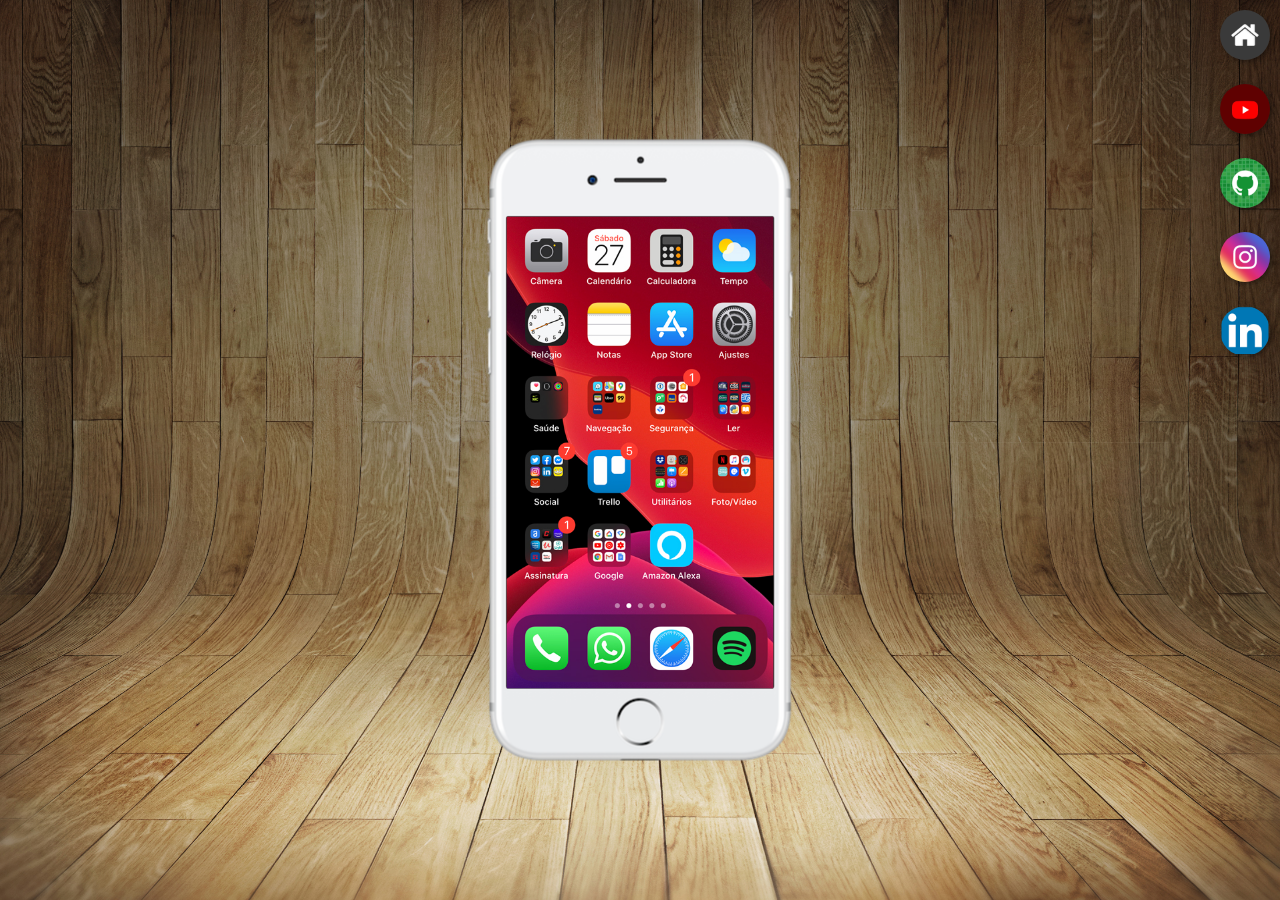
<file: index.html>
<!DOCTYPE html>
<html lang="pt-br">
<head>
    <meta charset="UTF-8">
    <meta name="viewport" content="width=device-width, initial-scale=1.0">
    <link rel="shortcut icon" href="favicon.ico" type="image/x-icon">
    <link rel="stylesheet" href="estilos/style.css">
    <title>Projeto Redes Sociais</title>
    
    
</head>
<body>
    <main>
        <section id="telefone">
            <iframe src="home.html" name="tela" id="tela" frameborder="0"></iframe>
        </section>
        <section id="redes-sociais">
            <a href="home.html" target="tela"><img src="imagens/logo-home.jpg" alt="home"></a> <br>
            <a href="youtube.html" target="tela"><img src="imagens/logo-youtube.jpg" alt="youtube"></a> <br>
            <a href="github.html" target="tela"><img src="imagens/logo-github.jpg" alt="github"></a> <br>
            <a href="instagram.html" target="tela"><img src="imagens/logo-instagram.jpg" alt="instagram"></a> <br>
            <a href="linkedin.html" target="tela"><img src="imagens/linkedin.jpg" alt="linkedin"></a>
        </section>
    </main>
</body>
</html>
</file>
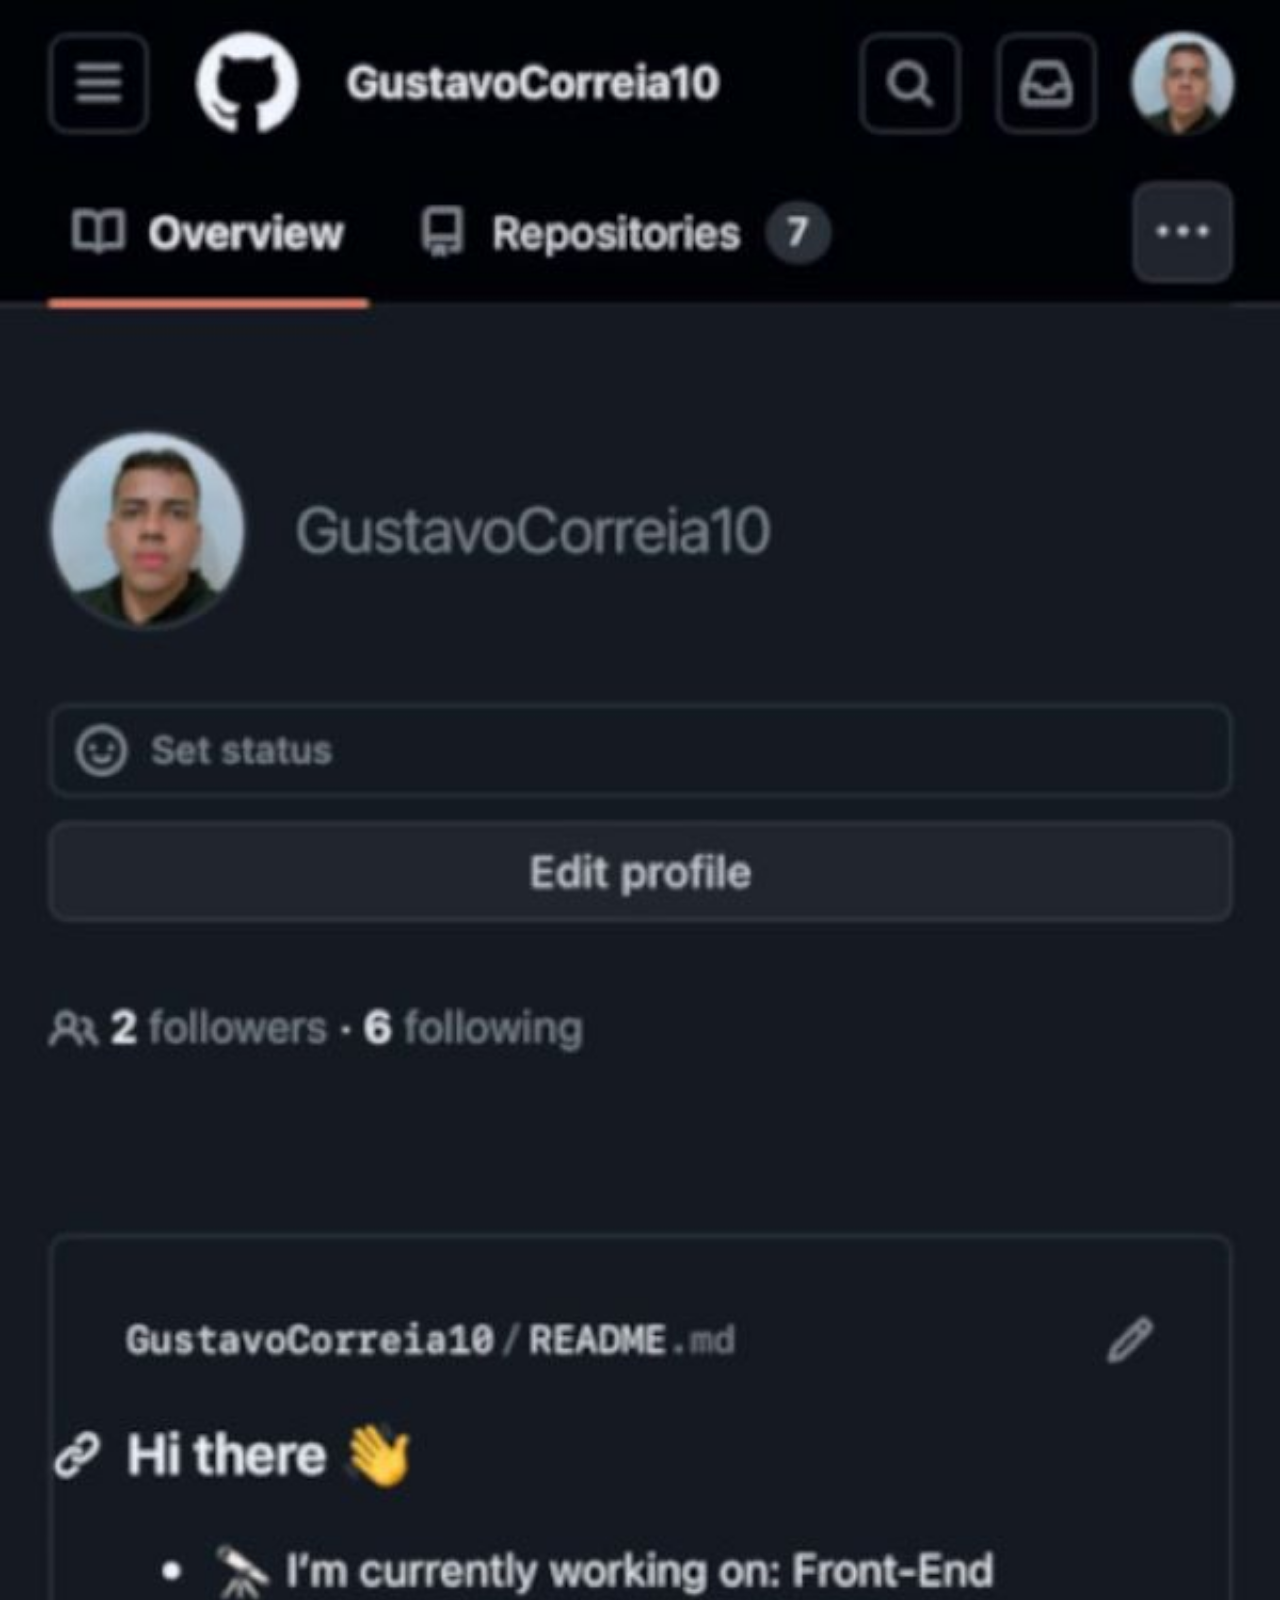
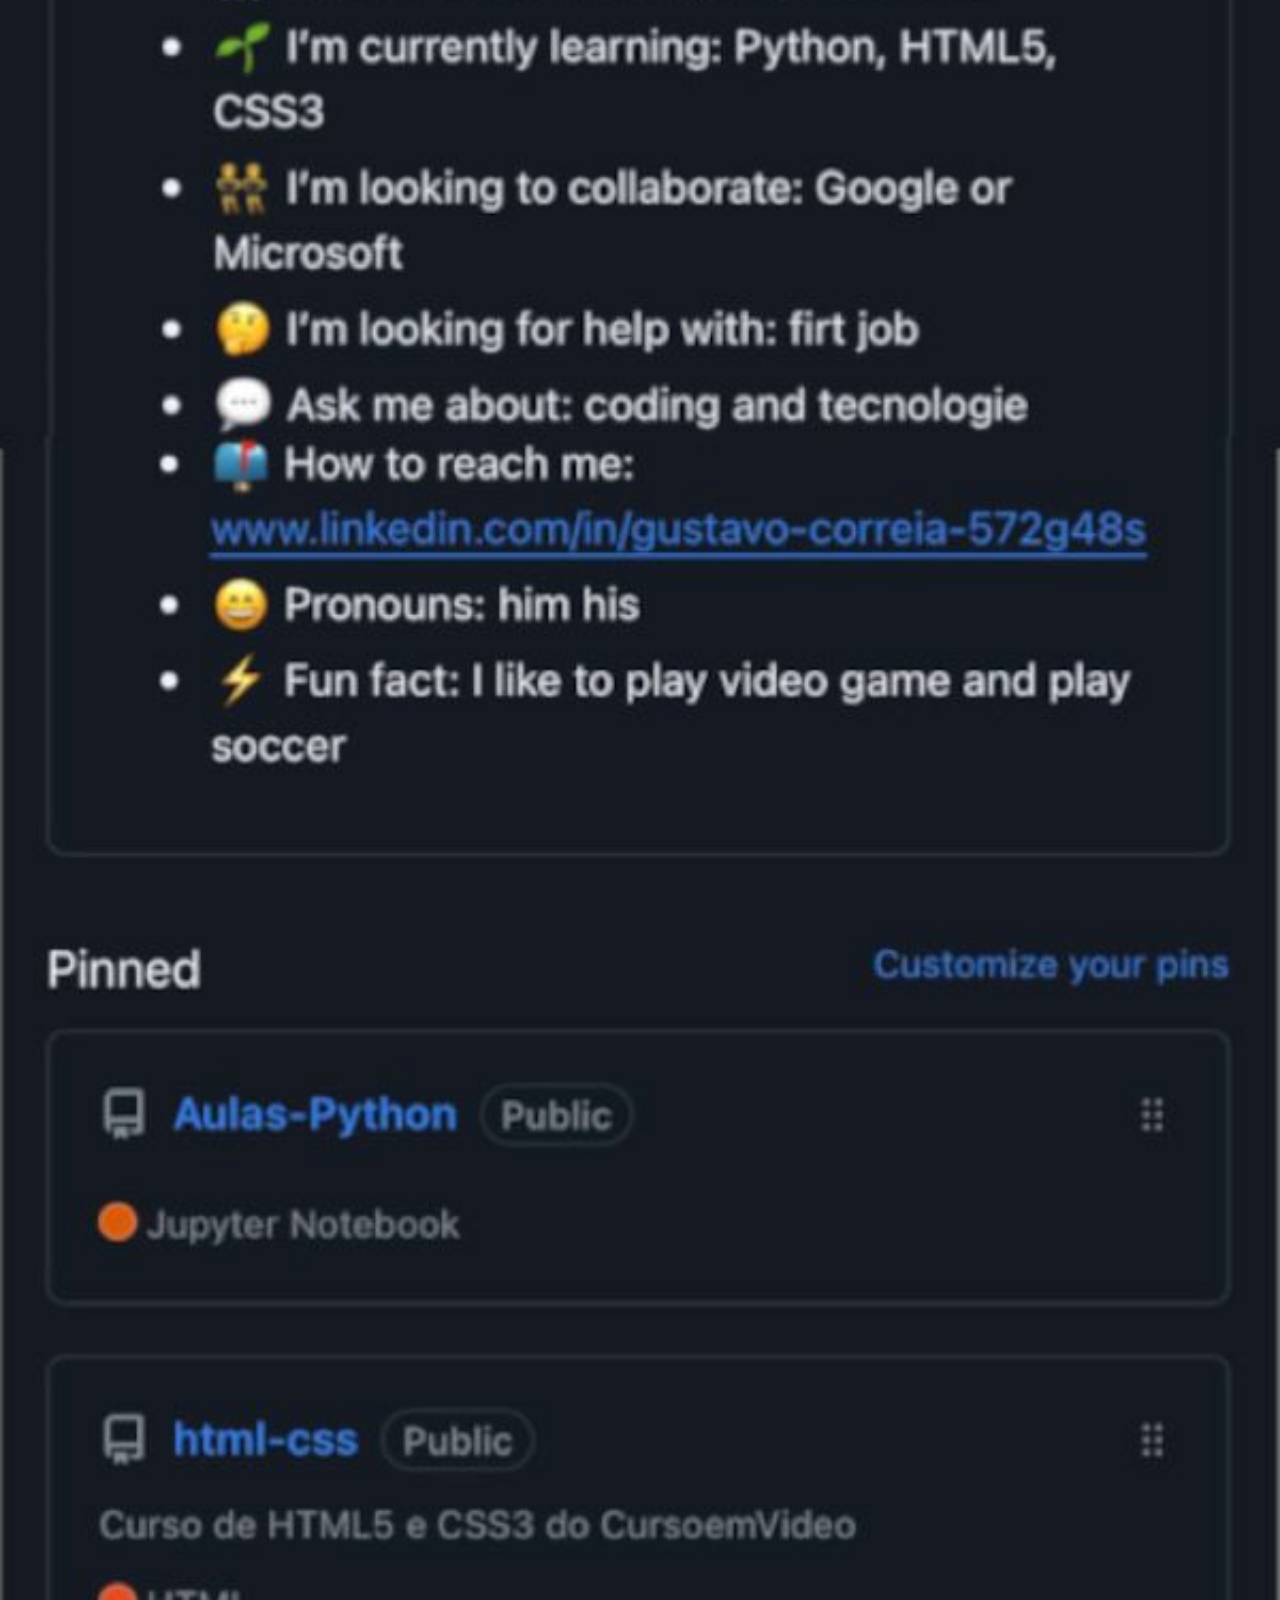
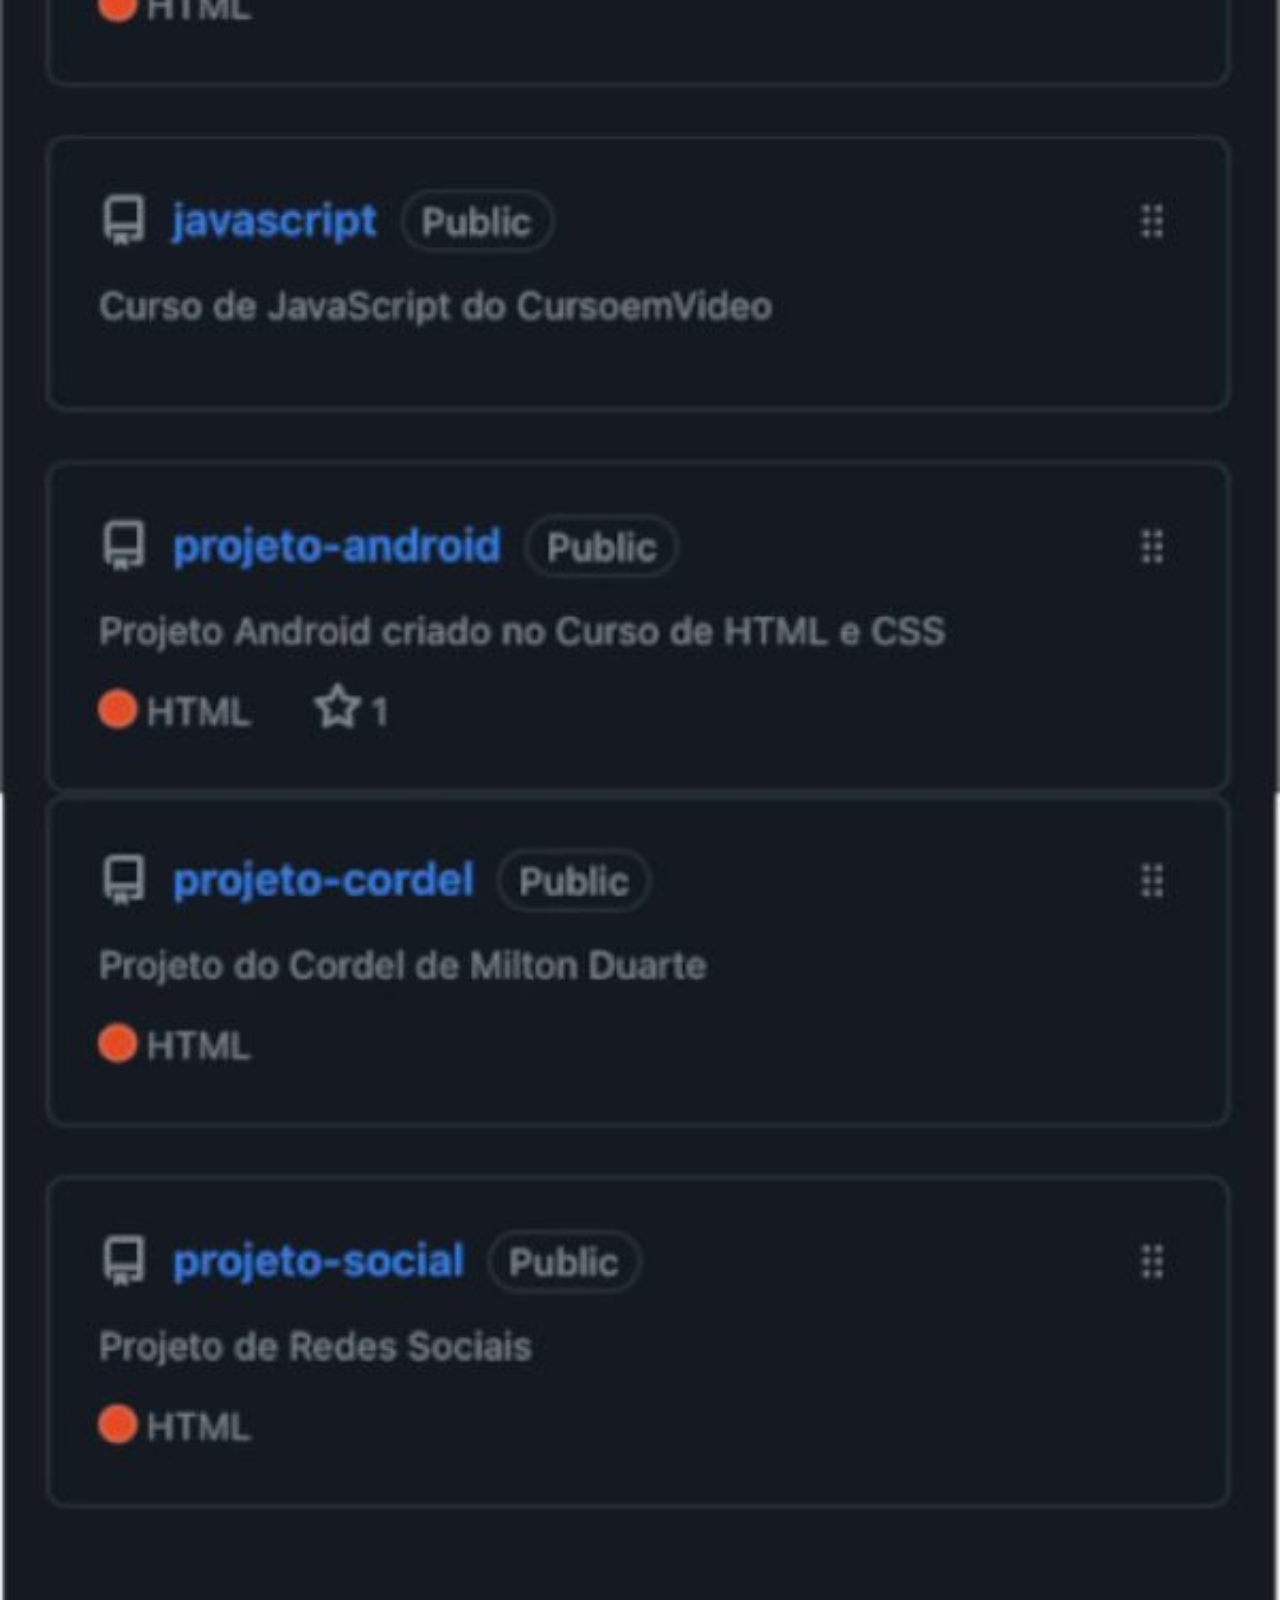
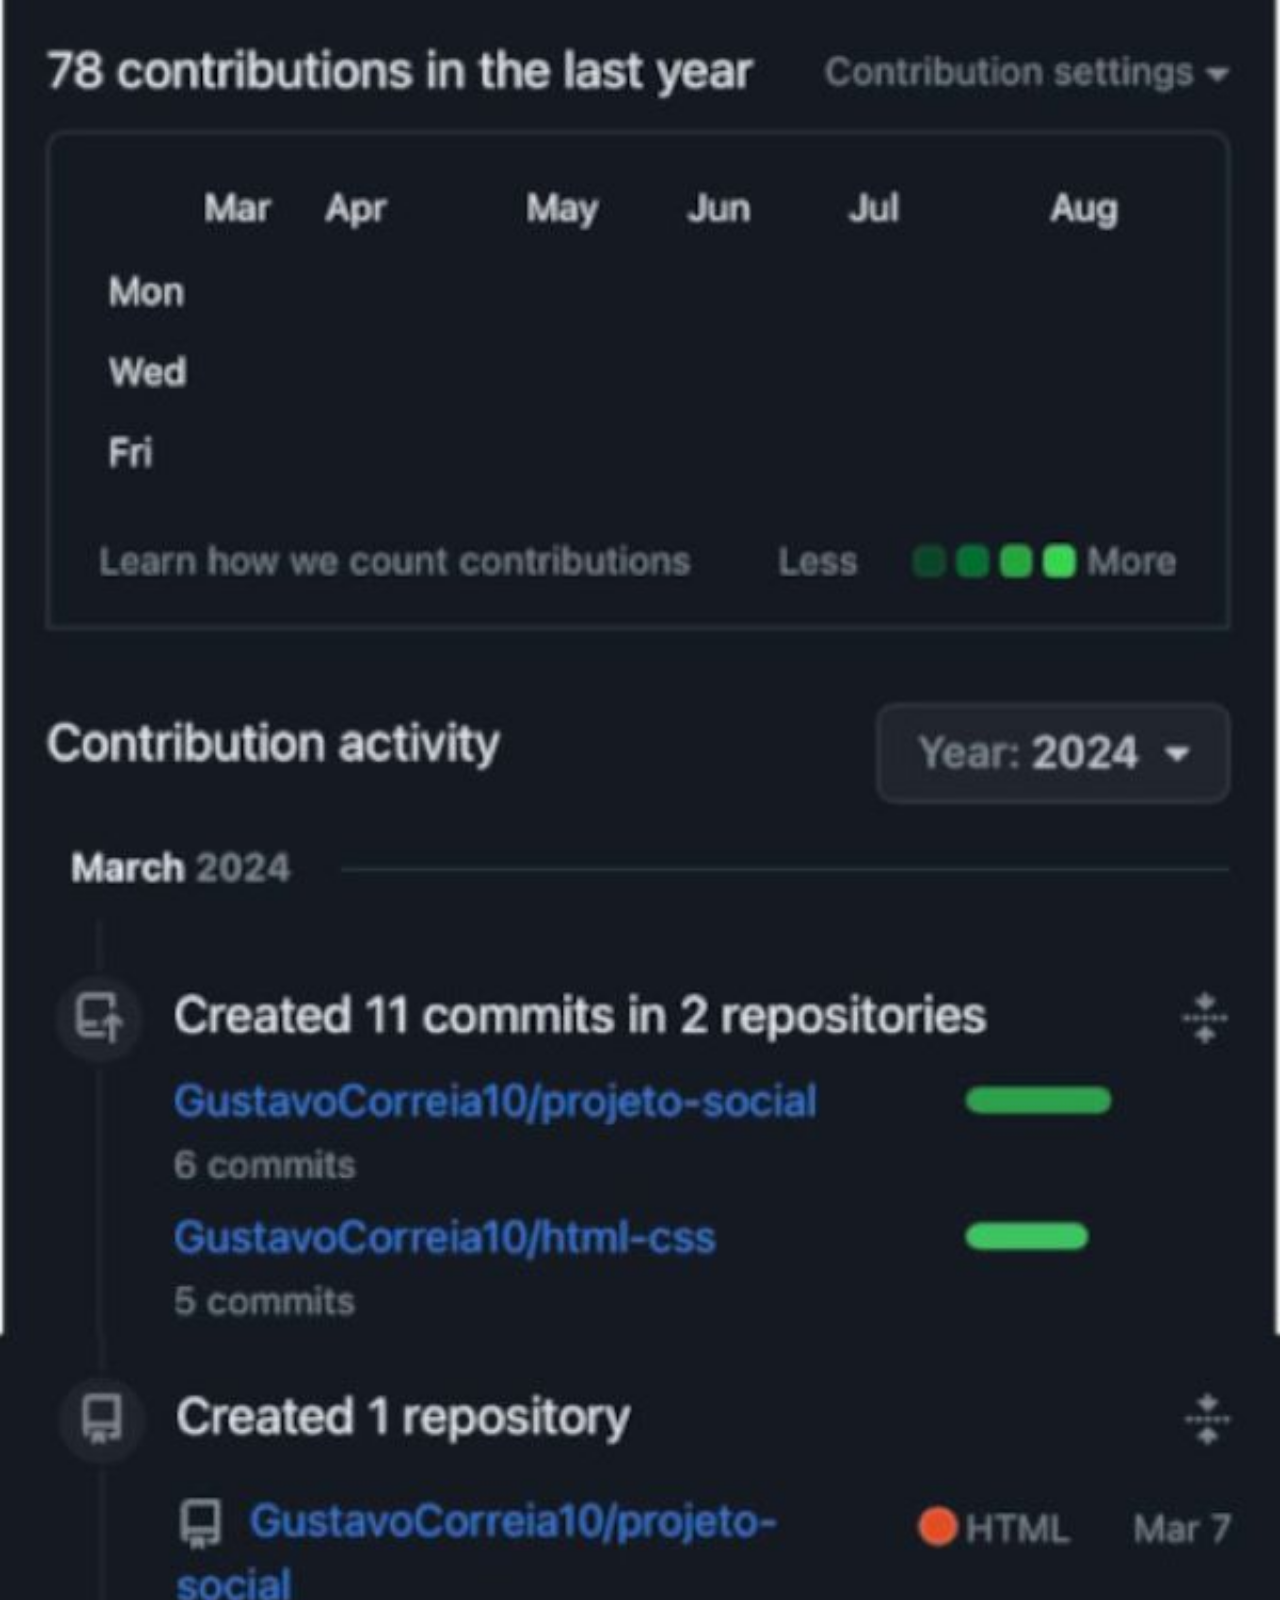
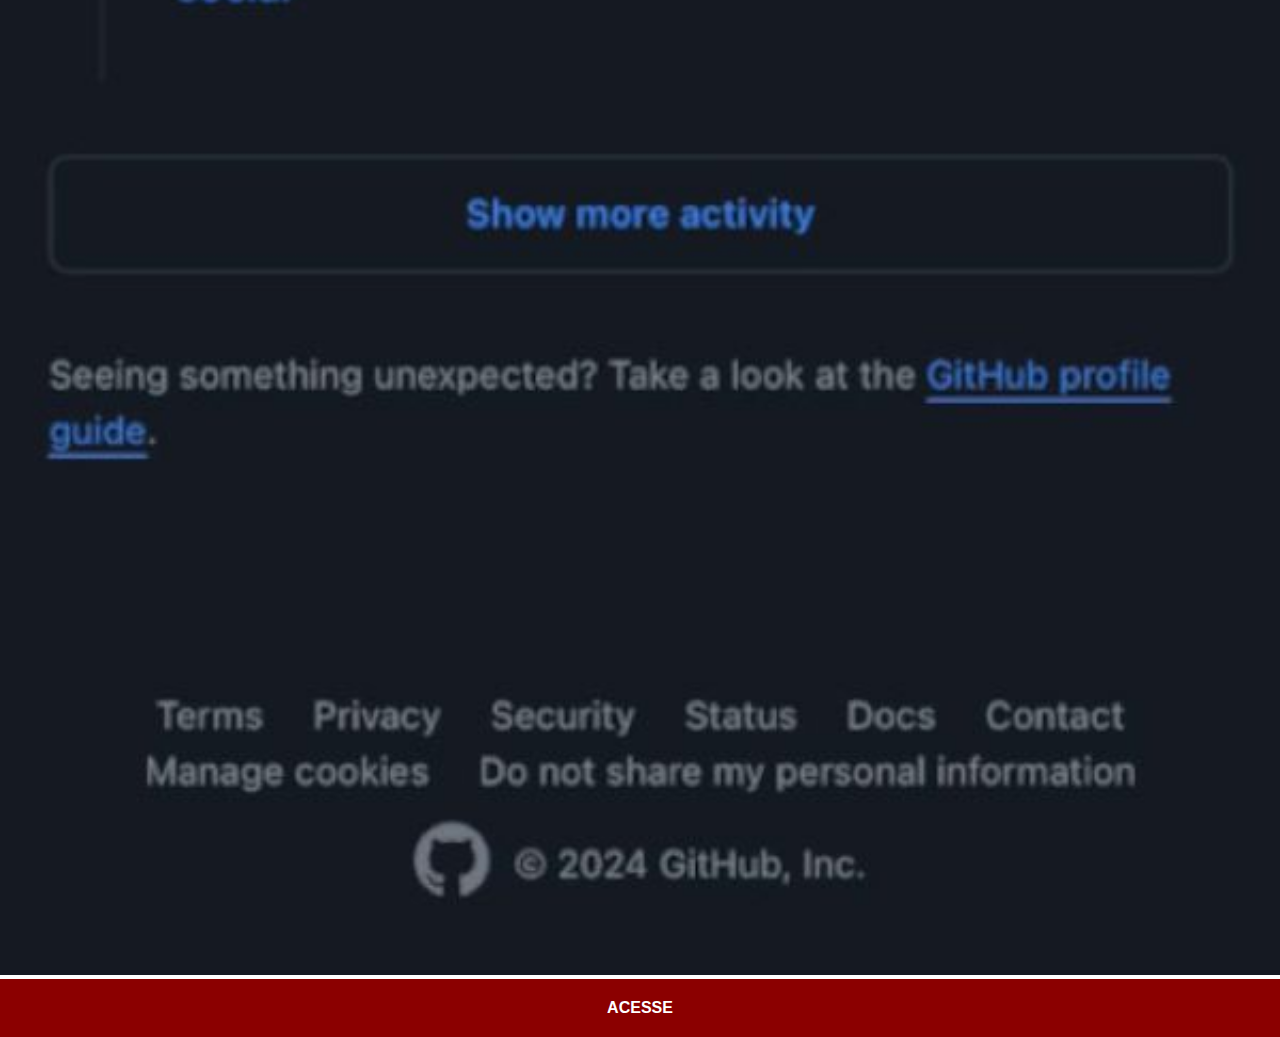
<file: github.html>
<!DOCTYPE html>
<html lang="pt-br">
<head>
    <meta charset="UTF-8">
    <meta name="viewport" content="width=device-width, initial-scale=1.0">
    <title>github</title>
    <link rel="stylesheet" href="estilos/social.css">
</head>
<body>
    <img src="imagens/githubimg.jpg" alt="github">
    <a href="https://github.com/GustavoCorreia10" target="_blank">ACESSE</a>
</body>
</html>
</file>
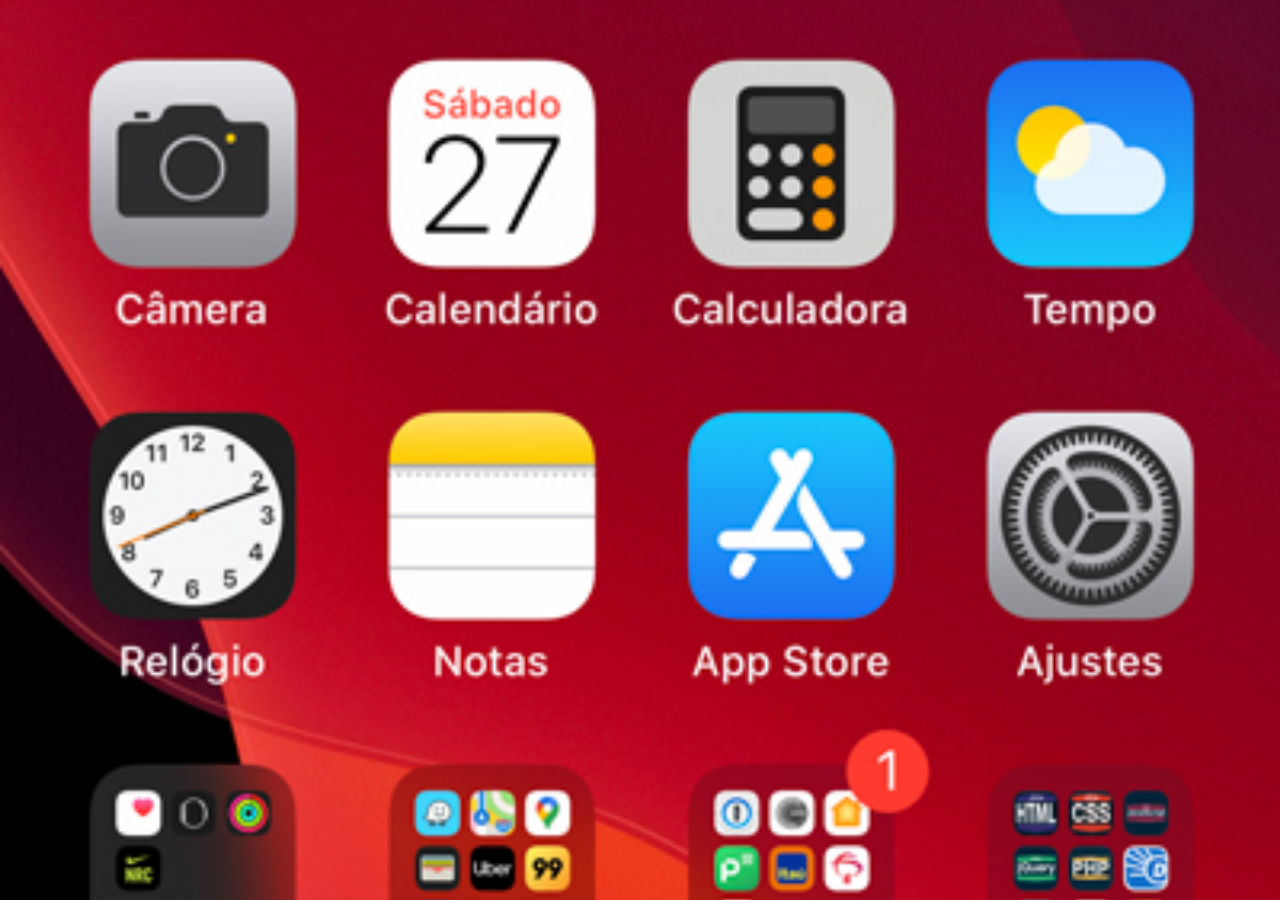
<file: home.html>
<!DOCTYPE html>
<html lang="pt-br">
<head>
    <meta charset="UTF-8">
    <meta name="viewport" content="width=device-width, initial-scale=1.0">
    <title>Home</title>
</head>
<style>

    * {
        margin: 0px;
        padding: 0px;
    }
    
    body {
        width: 100vw;
        height: 100vh;
        background: black url('imagens/tela-home.jpg') no-repeat top center;
        background-size: cover;
    }

</style>
<body>
    
</body>
</html>
</file>
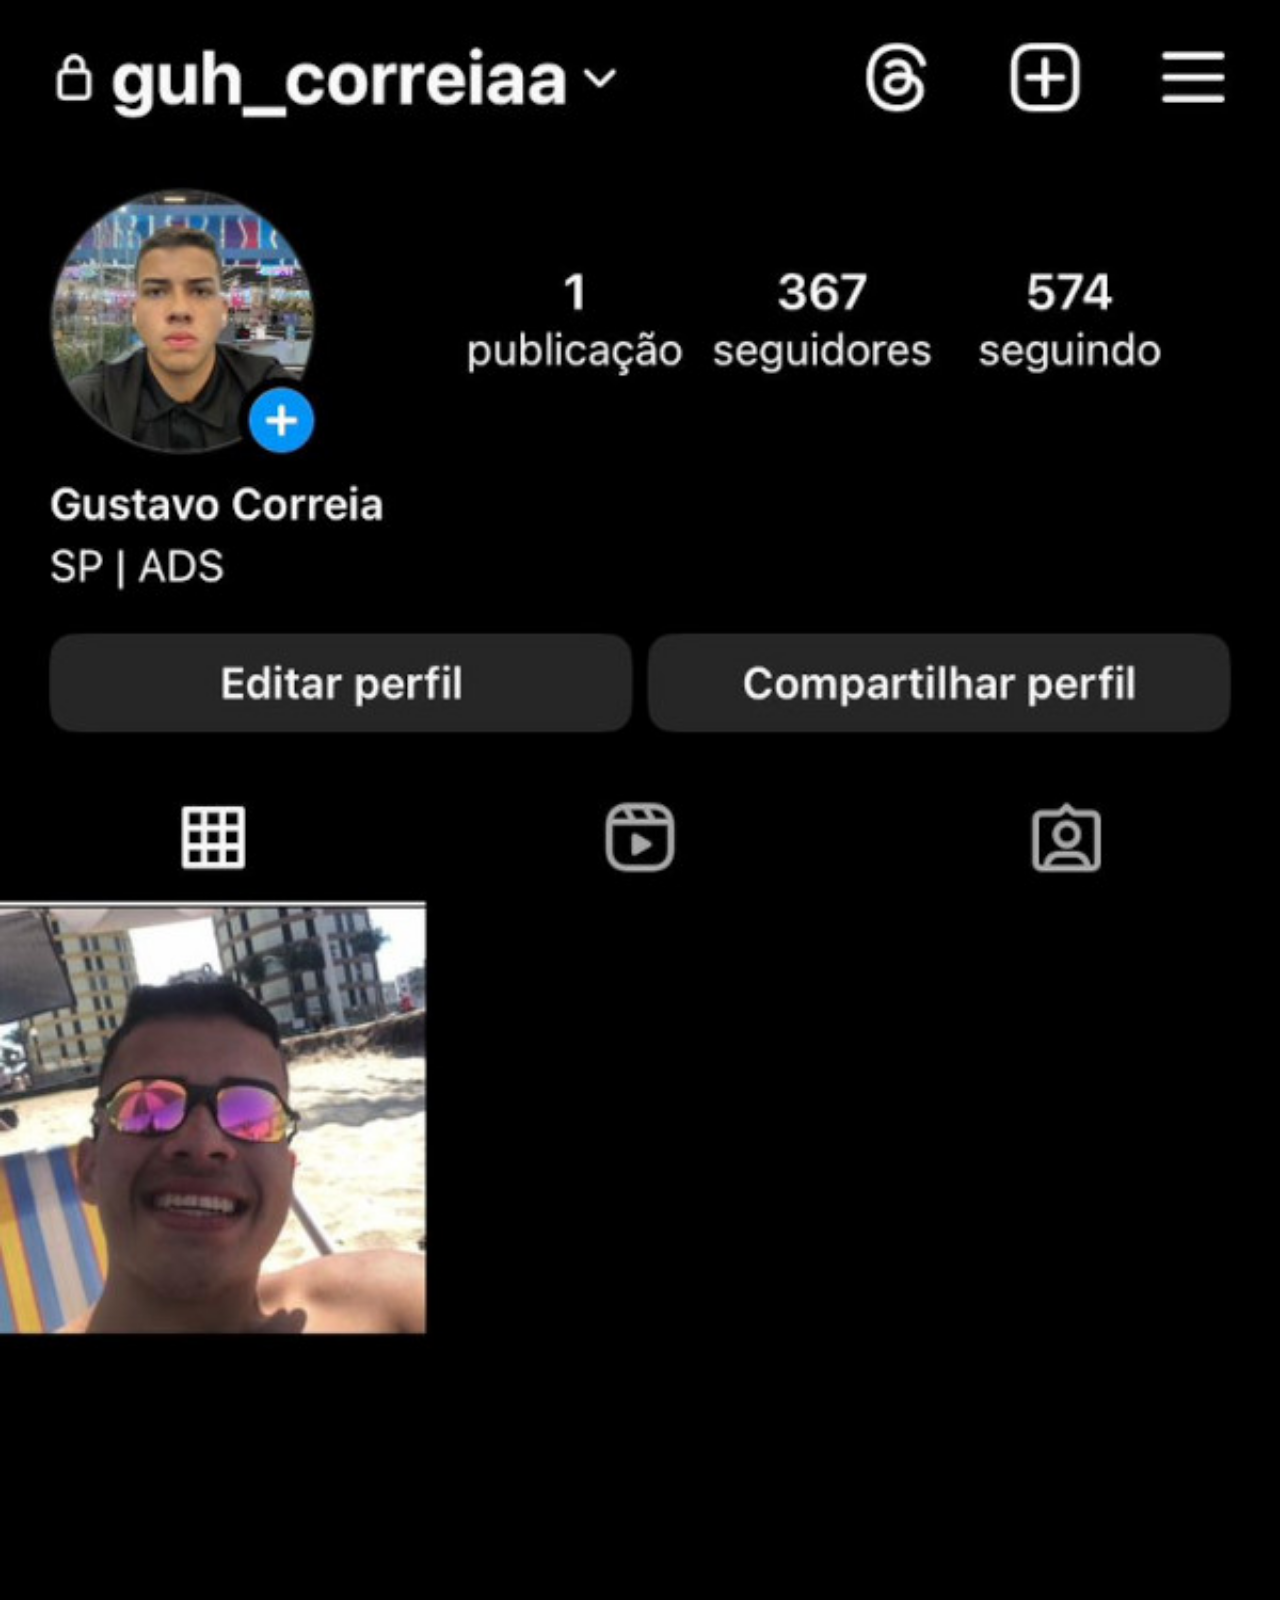
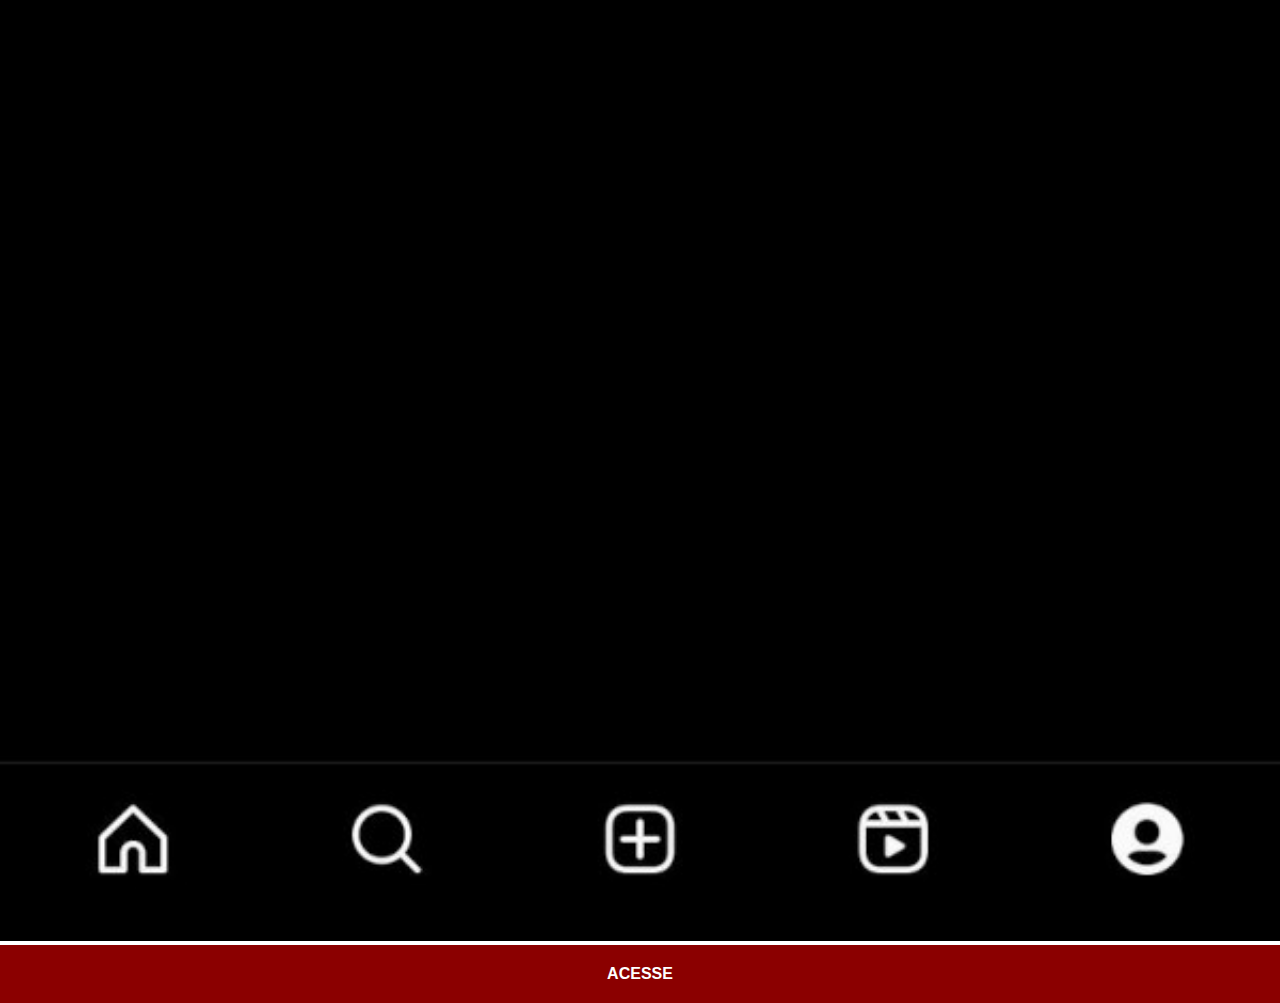
<file: instagram.html>
<!DOCTYPE html>
<html lang="pt-br">
<head>
    <meta charset="UTF-8">
    <meta name="viewport" content="width=device-width, initial-scale=1.0">
    <title>instagram</title>
    <link rel="stylesheet" href="estilos/social.css">
</head>
<body>
    <img src="imagens/instagram.jpg" alt="instagram">
    <a href="https://www.instagram.com/guh_correiaa/" target="_blank">ACESSE</a>
</body>
</html>
</file>
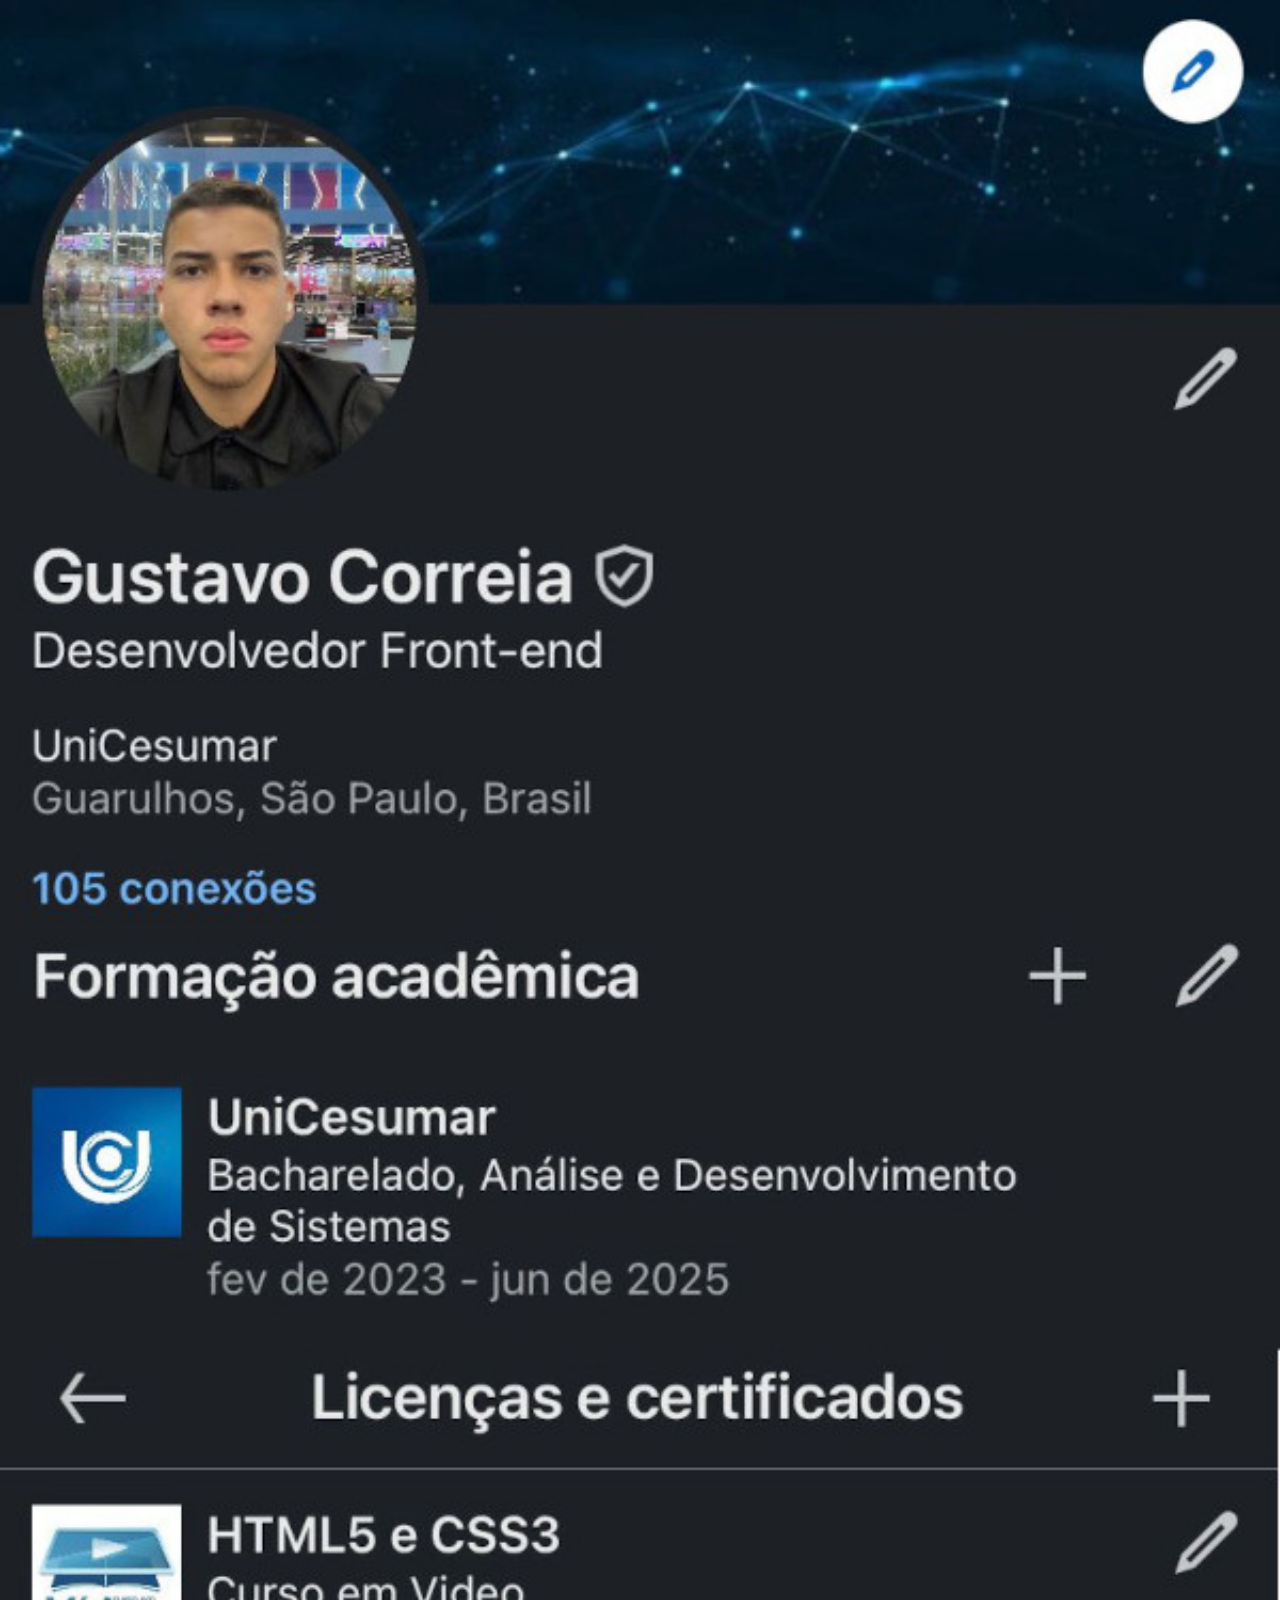
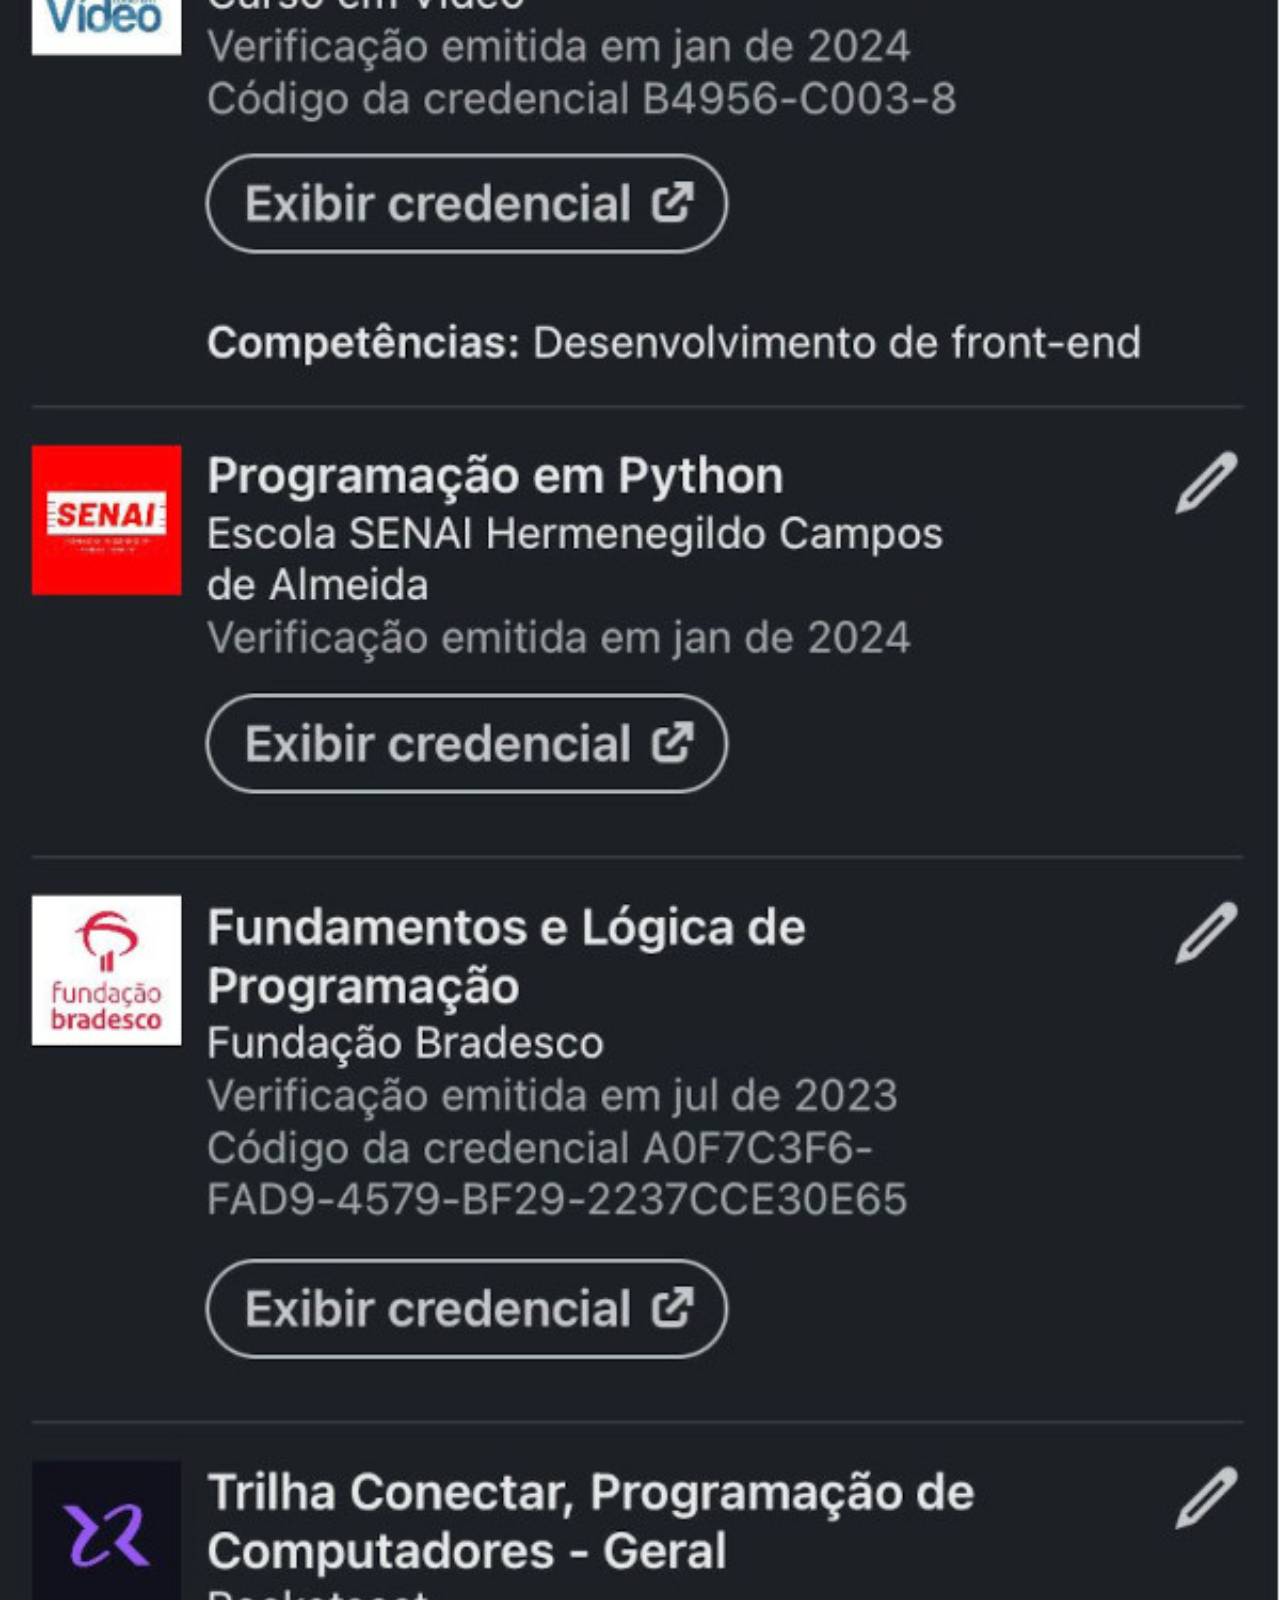
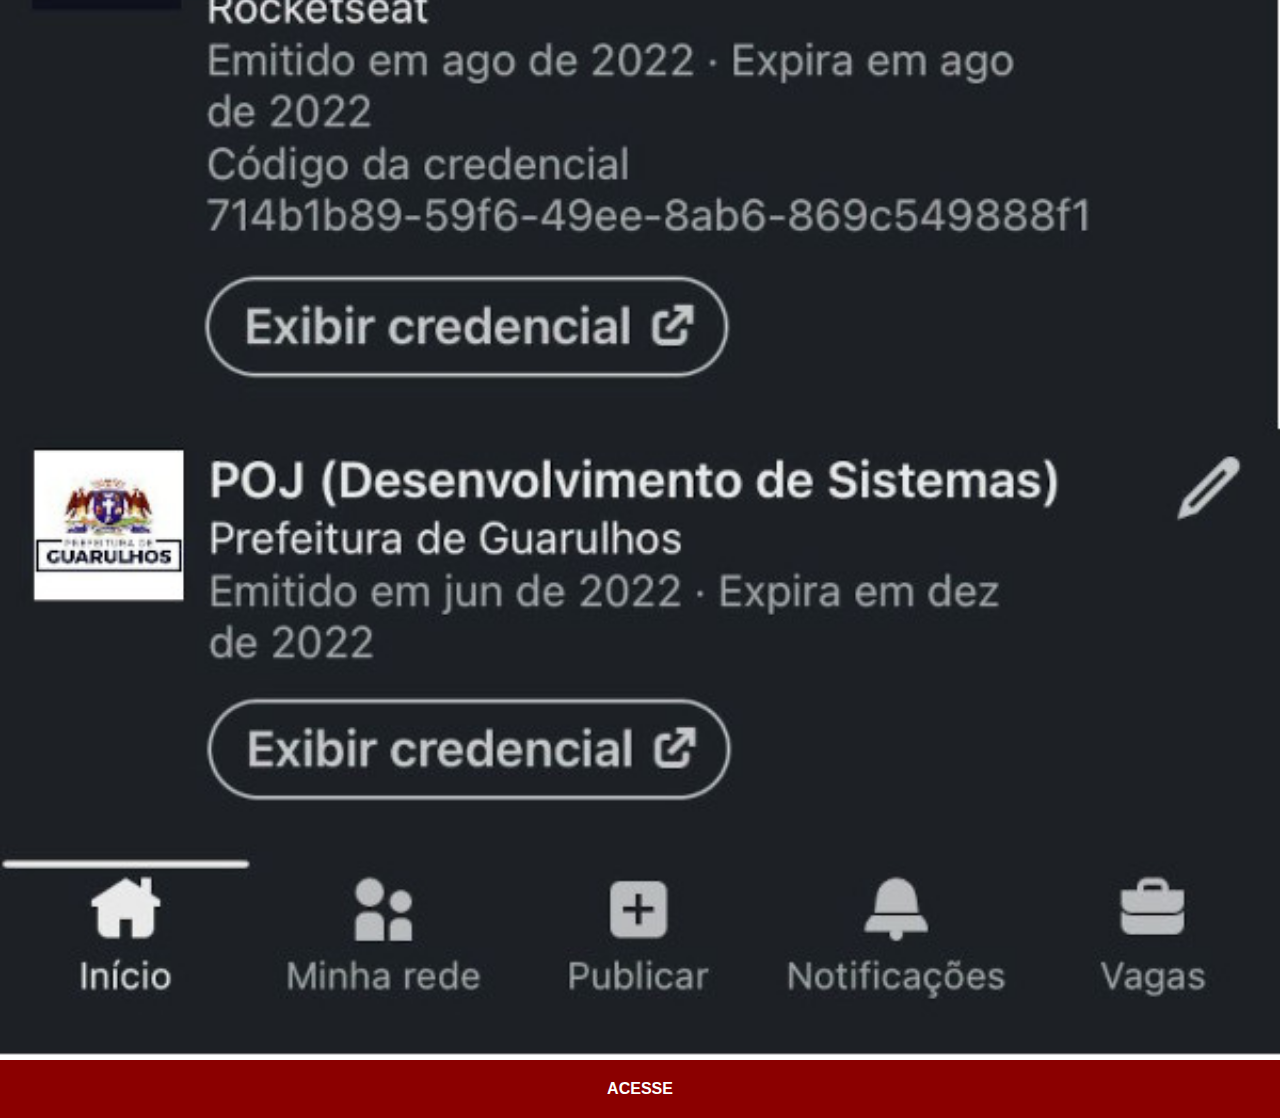
<file: linkedin.html>
<!DOCTYPE html>
<html lang="pt-br">
<head>
    <meta charset="UTF-8">
    <meta name="viewport" content="width=device-width, initial-scale=1.0">
    <title>linkedin</title>
    <link rel="stylesheet" href="estilos/social.css">
</head>
<body>
    <img src="imagens/tela-linkedin.jpg" alt="linkedin">
    <a href="https://www.linkedin.com/in/gustavo-correia-572g48s/" target="_blank">ACESSE</a>
</body>
</html>
</file>
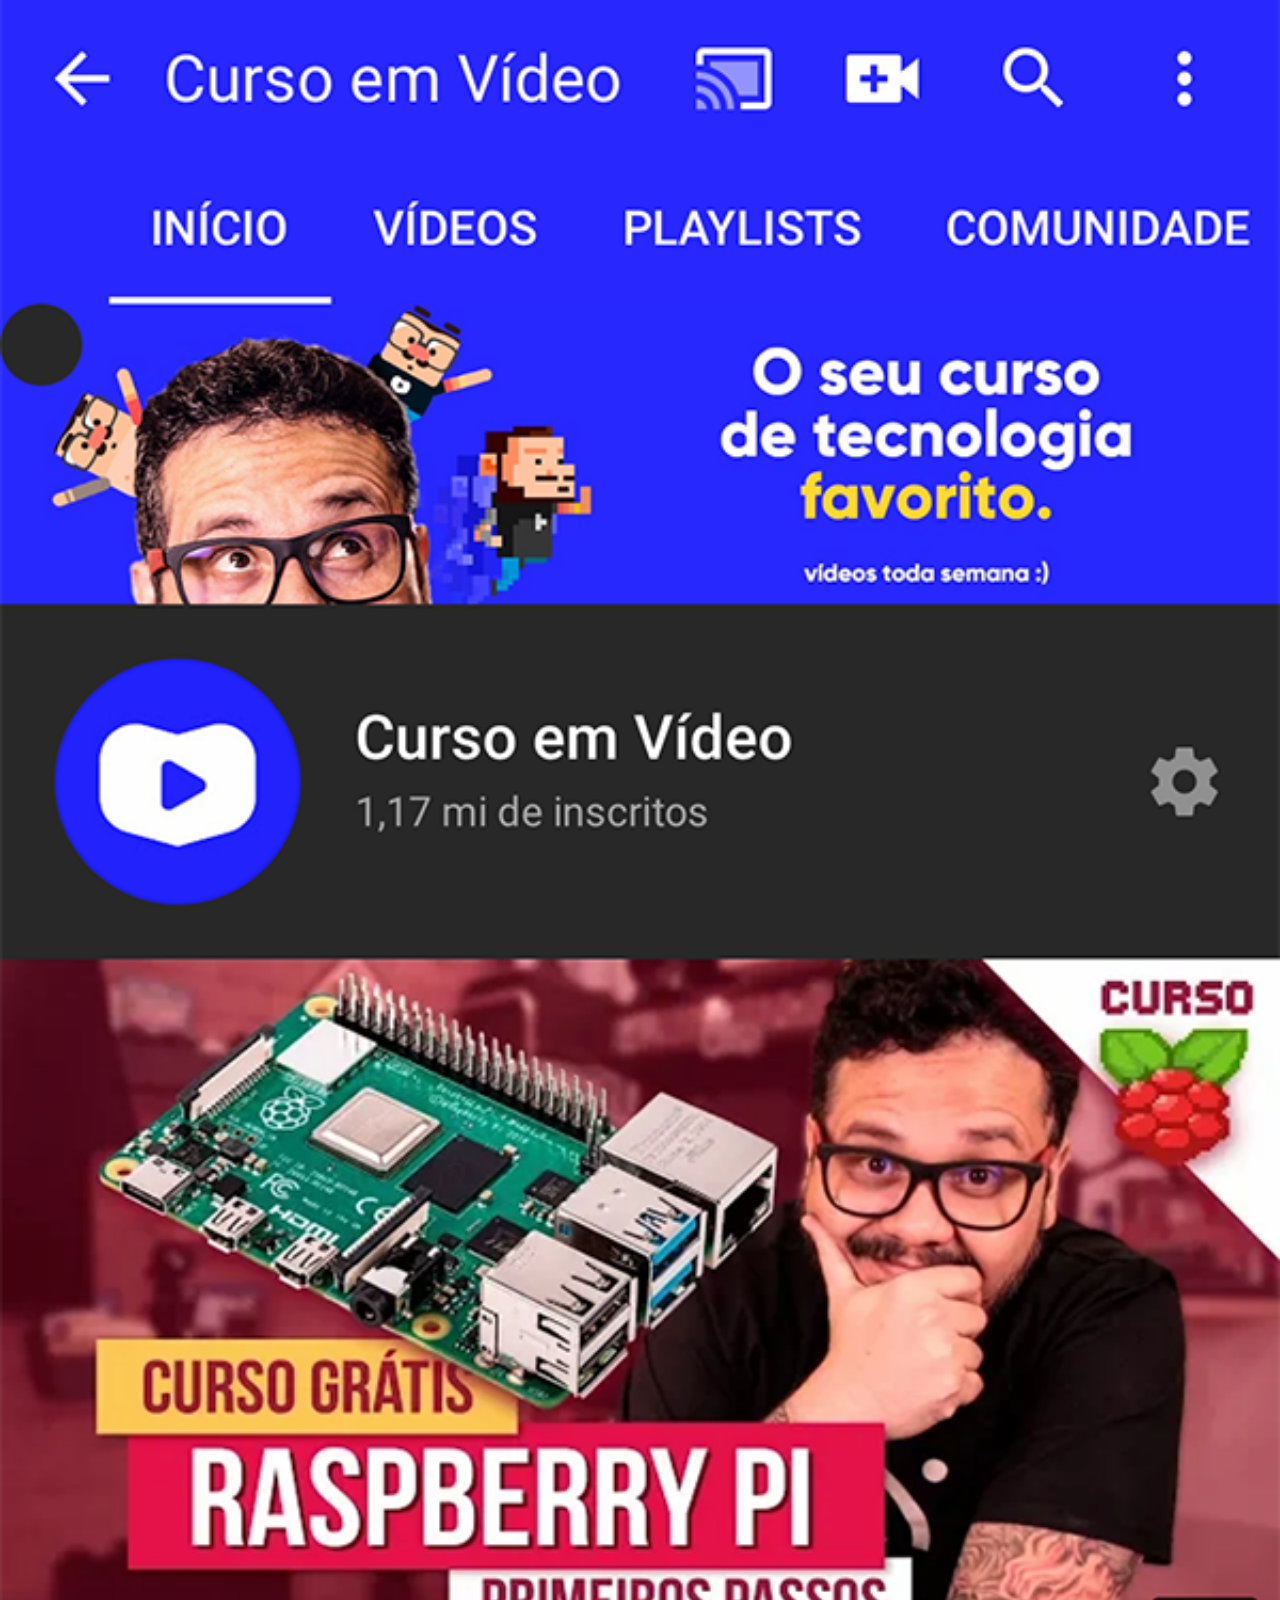
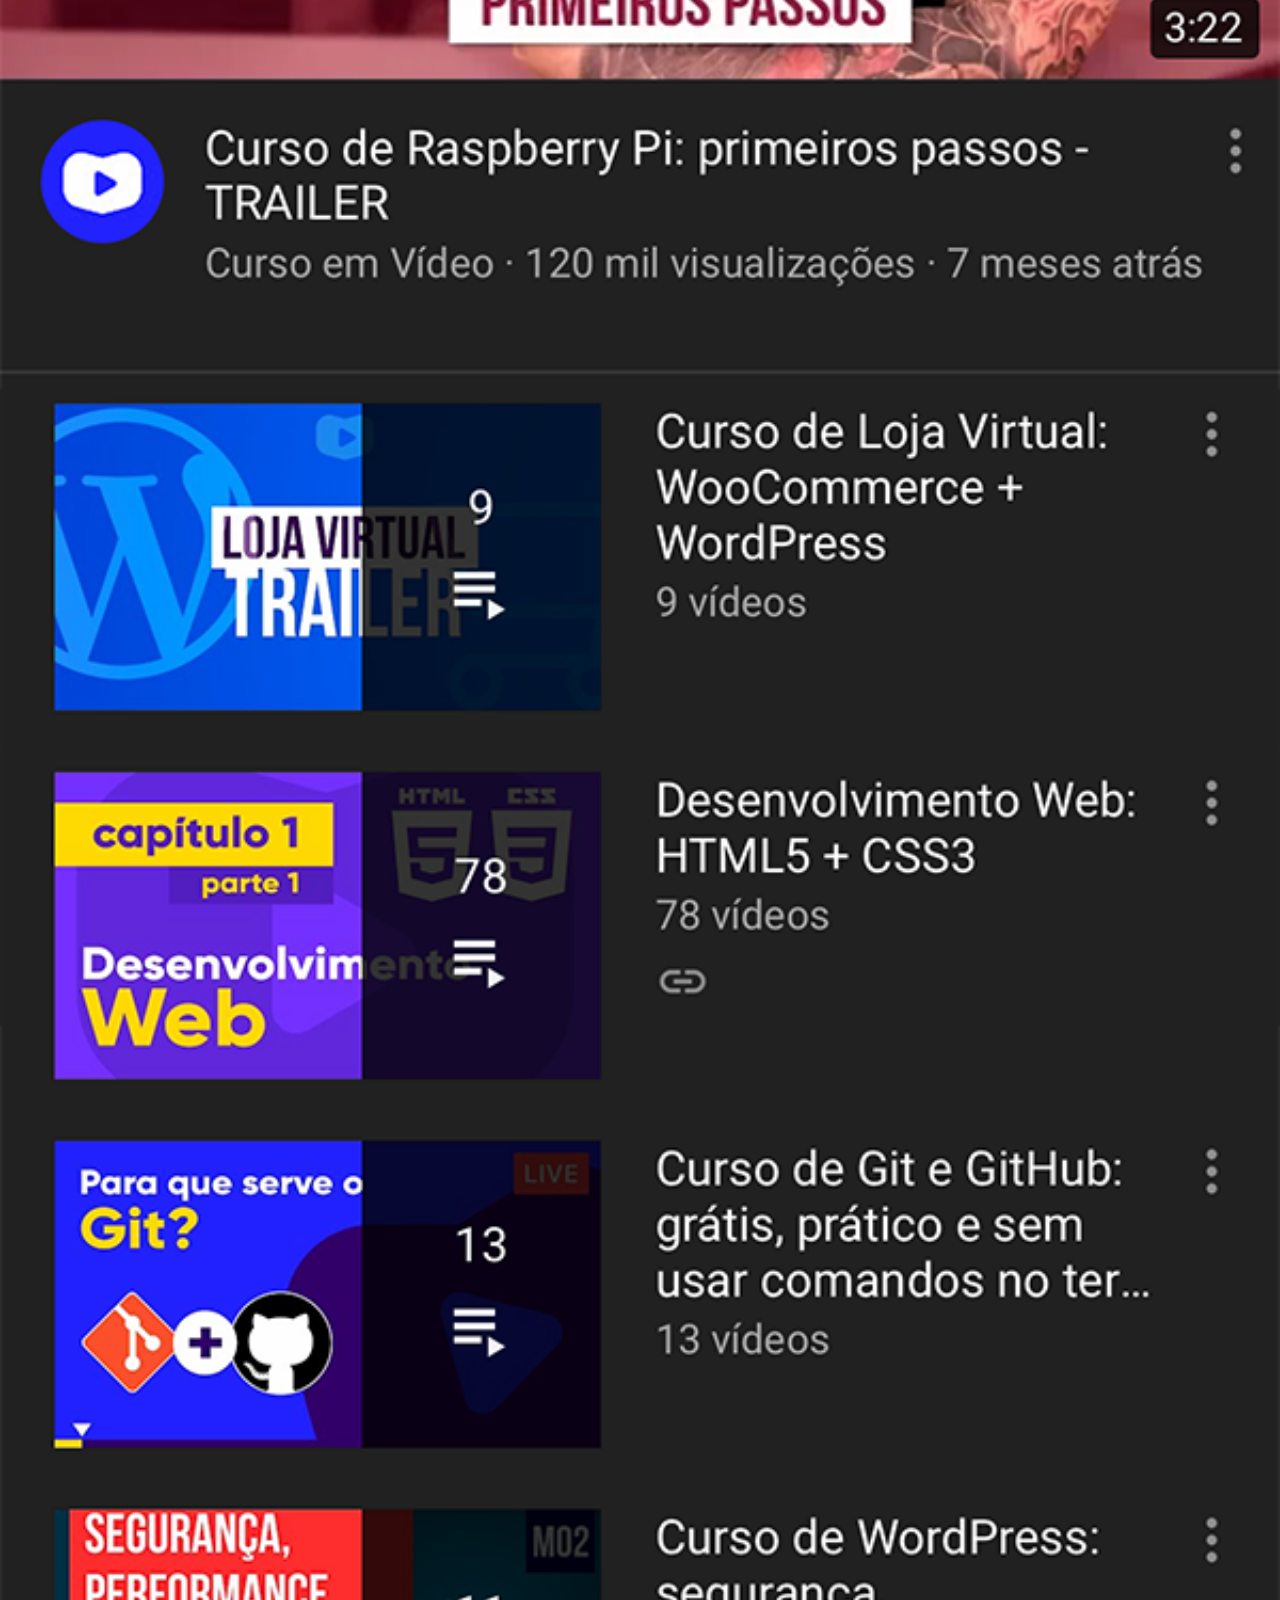
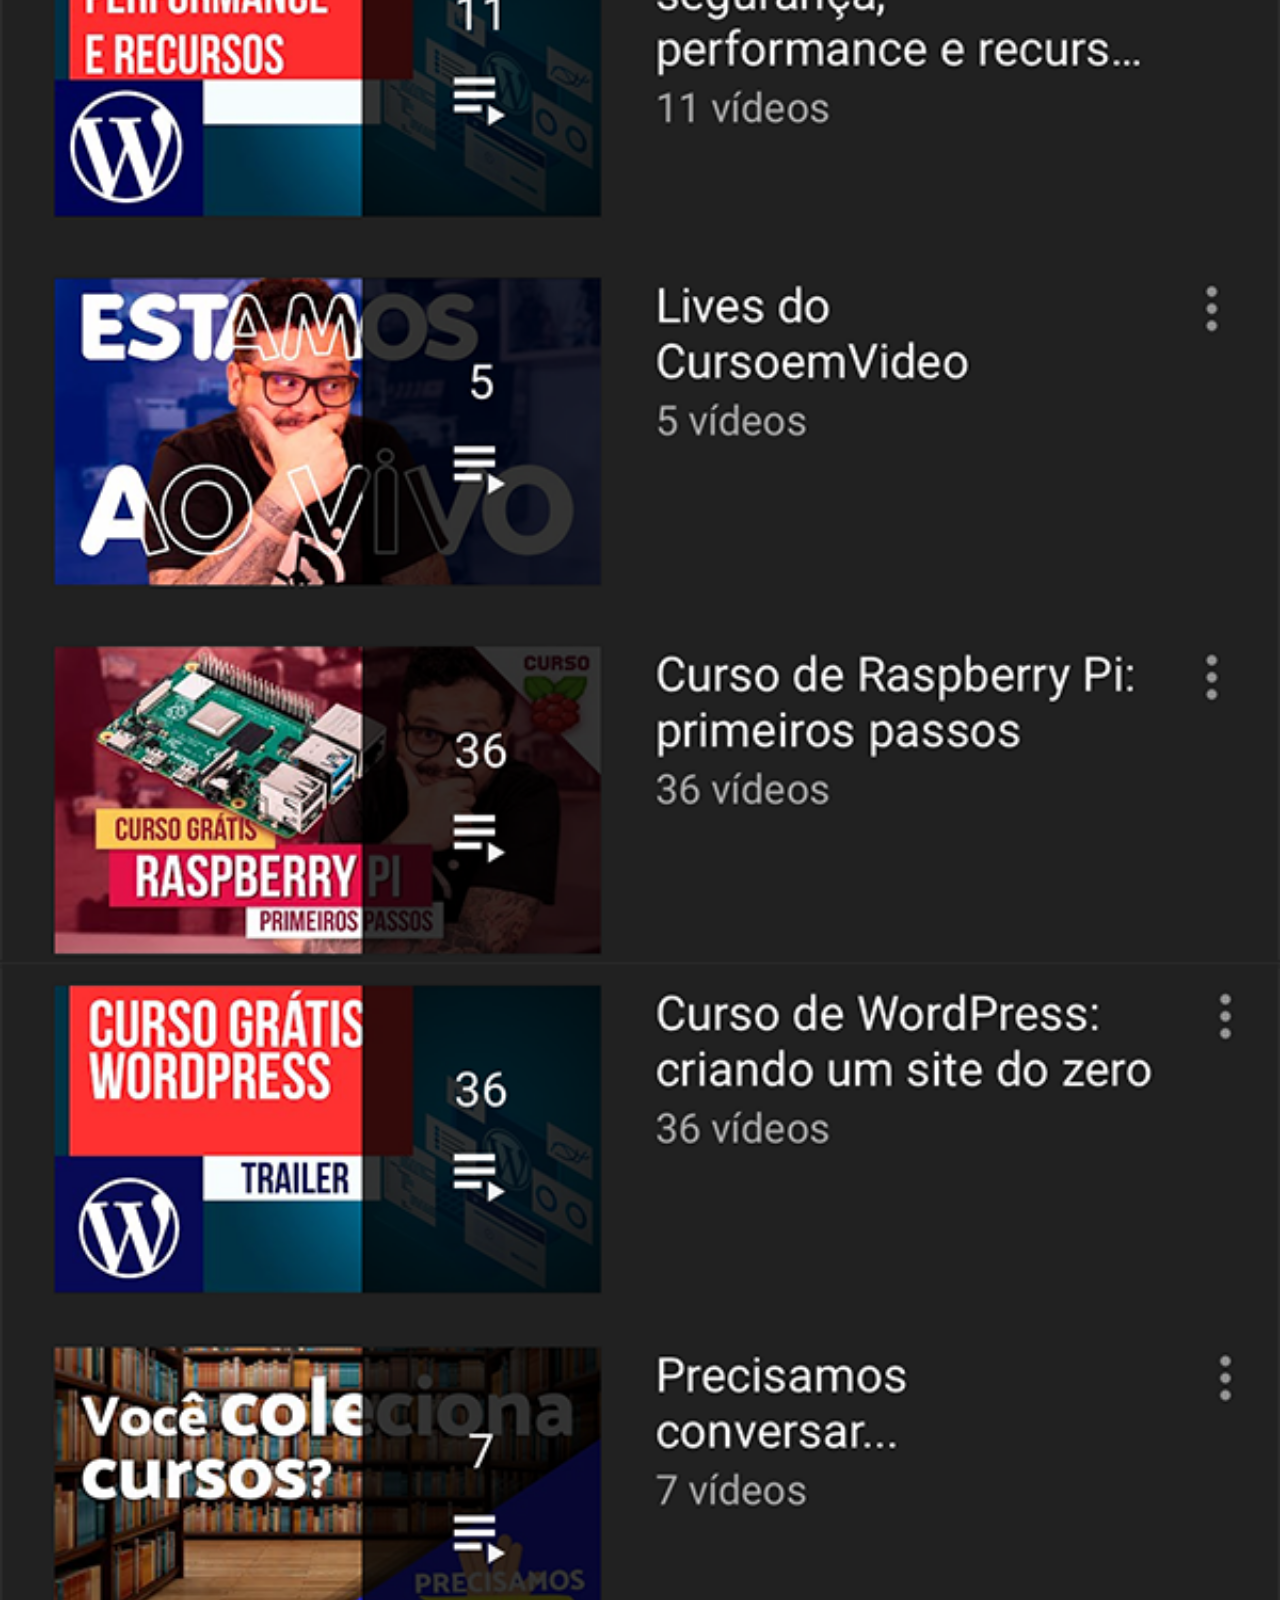
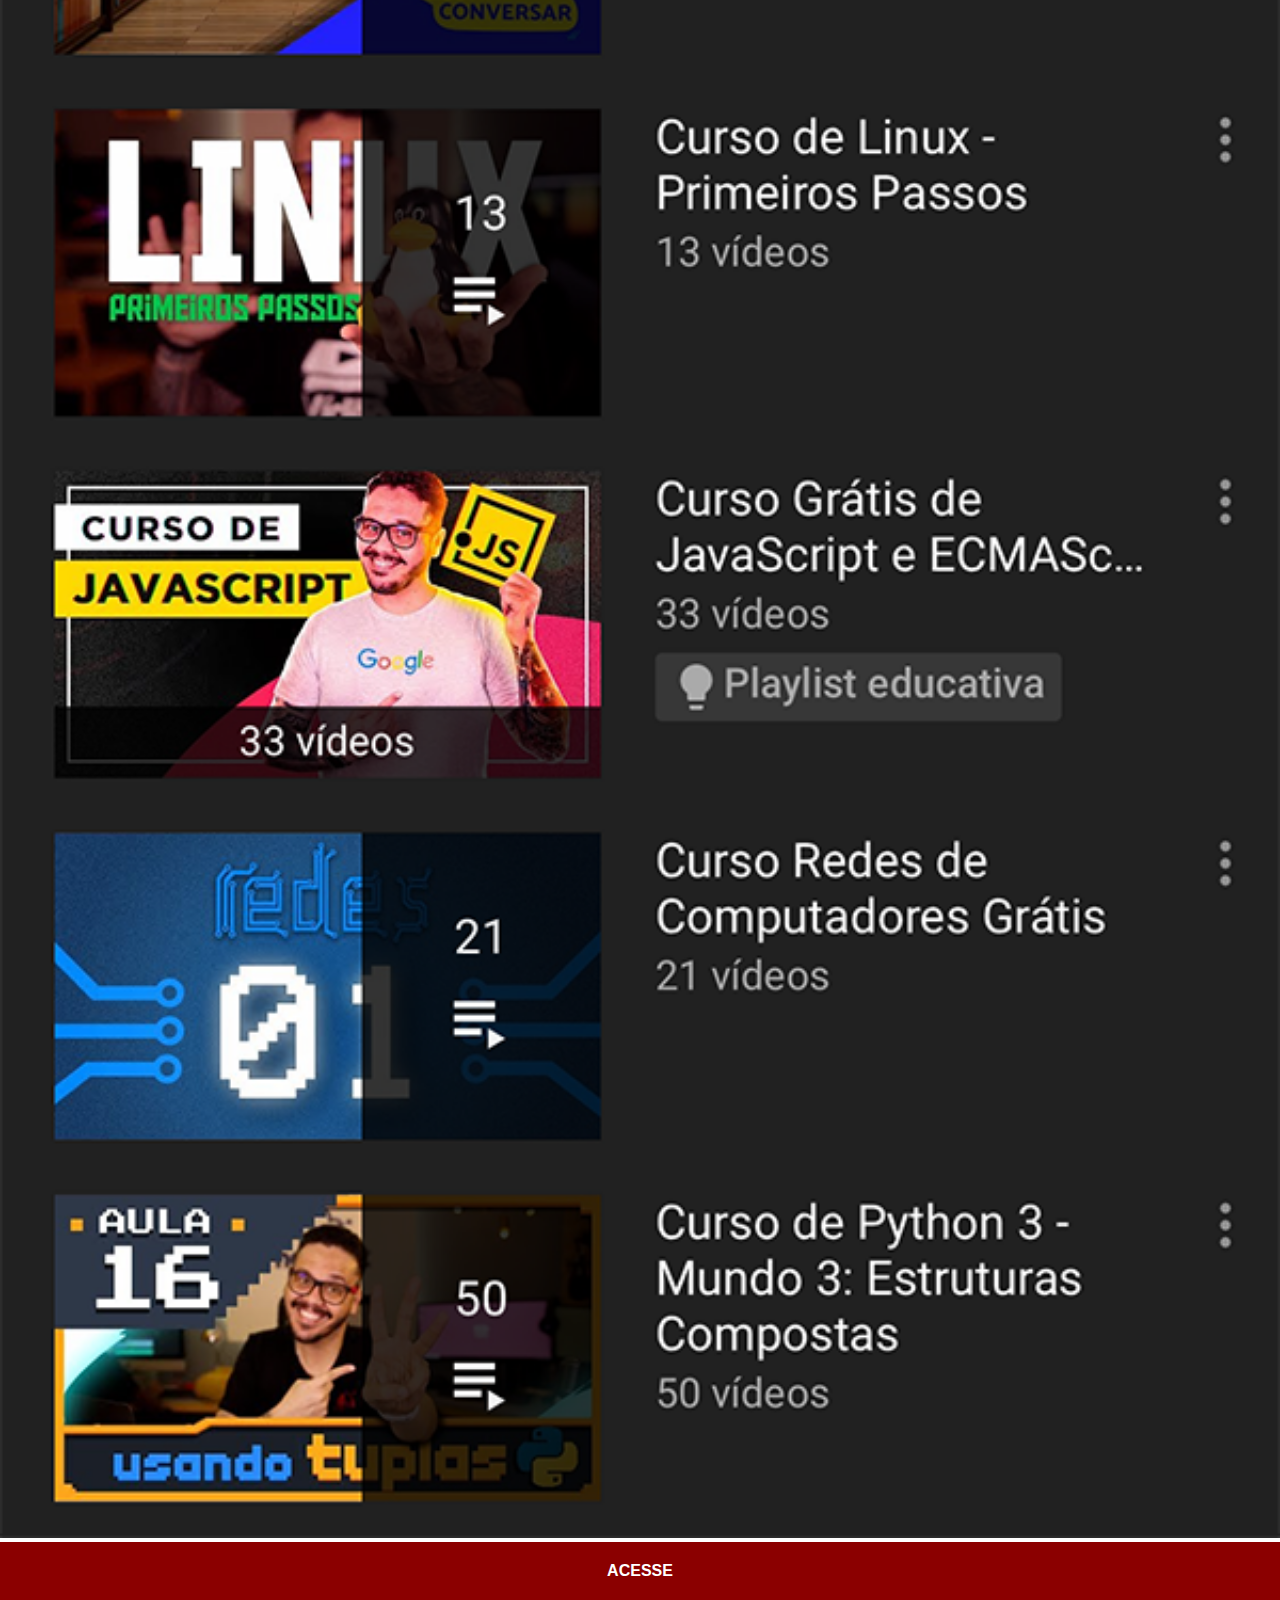
<file: youtube.html>
<!DOCTYPE html>
<html lang="pt-br">
<head>
    <meta charset="UTF-8">
    <meta name="viewport" content="width=device-width, initial-scale=1.0">
    <title>Youtube</title>
    <link rel="stylesheet" href="estilos/social.css">
</head>
<body>
    <img src="imagens/tela-youtube.png" alt="Youtube">
    <a href="https://www.youtube.com/@CursoemVideo/playlists" target="_blank">ACESSE</a>
</body>
</html>
</file>
<file: estilos/style.css>
@charset "UTF-8";

* {
    margin: 0px;
    padding: 0px;
    font-family: Arial, Helvetica, sans-serif;
}

html, body {
    height: 100vh;
    width: 100vw;
    background-color: black;
}

main {
    position: relative;
    height: 100vh;
}

body {
    background: url('../imagens/fundo-madeira.jpg') no-repeat top center;
    background-size: cover;
    background-attachment: fixed;
}

section#telefone{
    position: absolute;
    top: 50%;
    left: 50%;transform: translate(-50%, -50%);

    height: 627px;
    width: 311px;
    background: url('../imagens/frame-iphone.png') no-repeat
    ;
}

iframe#tela {
    position: relative;
    top: 80px;
    left: 22px;
    width: 267px;
    height: 472px;
}

section#redes-sociais {
    text-align: right;
}


section#redes-sociais img{
    width: 50px;
    margin: 10px;
    border-radius: 50%;  /* para deixar qualquer imagem redonda é só colocar o border-radius e botar 50% no valor */
    box-shadow: 2px 2px 5px rgba(0, 0, 0, 0.400);
    box-sizing: border-box;
}


section#redes-sociais img:hover {
    border: 2px solid rgba(255, 255, 255, 0.701); /*borda branca dos botões*/
    transform: translate(-5px, -5px);
    box-shadow: 5px 5px 10px rgba(0, 0, 0, 0.726); /*sombra das imagens*/
    transition: transform 0.8s; /*tempo do movimento dos botões*/
}
</file>
<file: estilos/social.css>
@charset "UTF-8";

        * {
            margin: 0px;
            padding: 0px;
            font-family: Arial, Helvetica, sans-serif;
        }

        ::-webkit-scrollbar {
            width: 0px;
            height: 0px;
        }

        img {
            width: 100vw;
        }

        a {
            display: block;
            background-color: darkred;
            color: white;
            padding: 20px;
            text-align: center;
            font-weight: bolder;
            text-decoration: none;
        }

        a:hover {
            background-color: red;
        }
</file>
